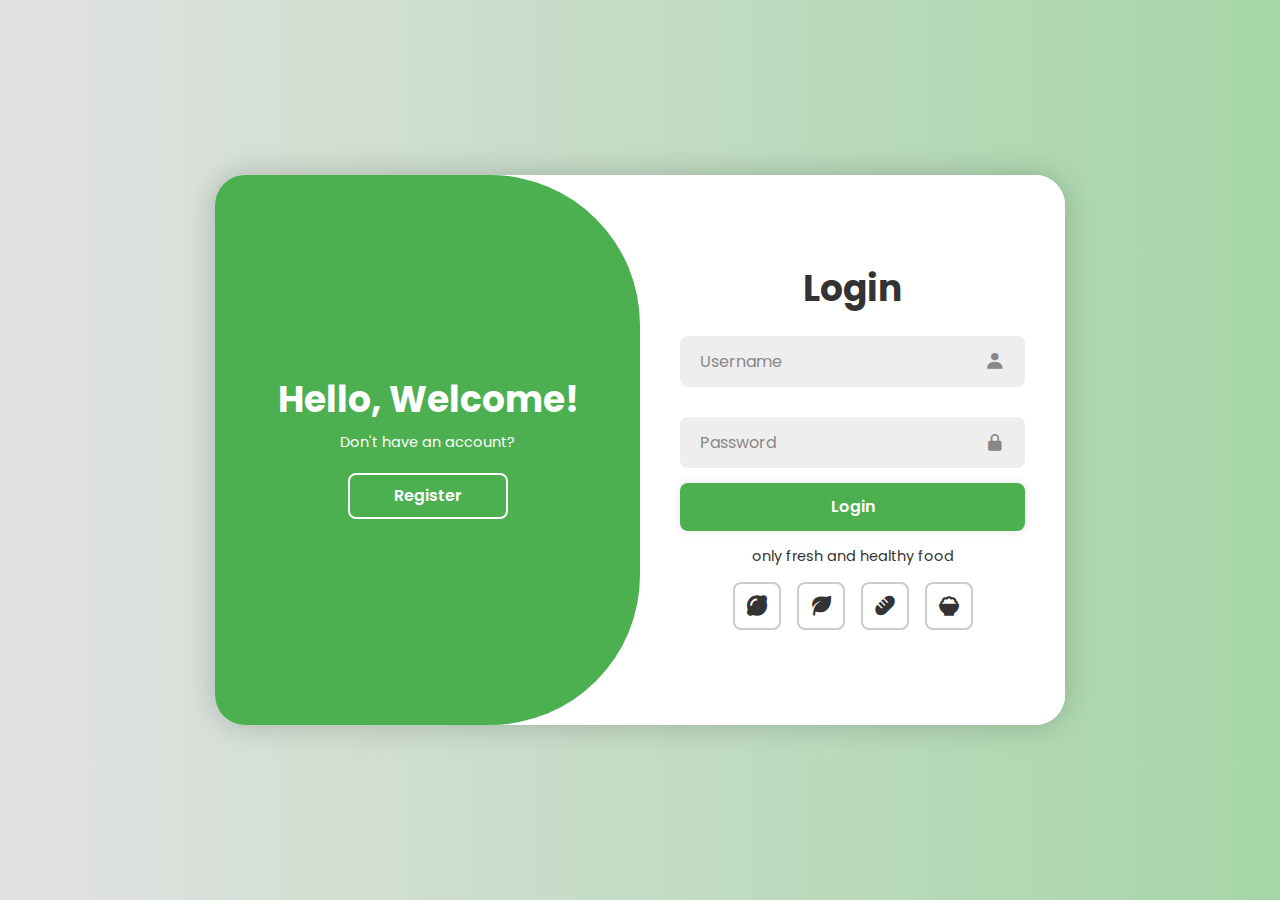
<file: index.html>
<!DOCTYPE html>
<html lang="en">
  <head>
    <meta charset="UTF-8" />
    <meta http-equiv="X-UA-Compatible" content="IE=edge" />
    <meta name="viewport" content="width=device-width, initial-scale=1.0" />
    <link rel="icon" href="Sources/logo-rounded.png" />
    <link
      rel="stylesheet"
      href="https://unpkg.com/boxicons@2.1.4/css/boxicons.min.css"
    />
    <link rel="stylesheet" href="style.css" />
    <title>Ensure the Freshness and Health | Fresh Market</title>
  </head>

  <body>
    <div class="container">
      <div class="form-box login">
        <form>
          <h1>Login</h1>
          <div class="input-box">
            <input type="text" name="username" placeholder="Username" />
            <i class="bx bxs-user"></i>
          </div>
          <div class="input-box">
            <input type="password" name="password" placeholder="Password" />
            <i class="bx bxs-lock-alt"></i>
          </div>
          <div class="alert-display">
            <h6><?= $login_alert ?></h6>
          </div>
          <button type="button" class="btn" name="login" id="next">
            Login
          </button>
          <p>only fresh and healthy food</p>
          <div class="fresh-icons">
            <div class="icon"><i class="bx bxs-lemon"></i></div>
            <div class="icon"><i class="bx bxs-leaf"></i></div>
            <div class="icon"><i class="bx bxs-baguette"></i></div>
            <div class="icon"><i class="bx bxs-bowl-rice"></i></div>
          </div>
        </form>
      </div>

      <div class="form-box register">
        <form>
          <h1>Register</h1>
          <div class="input-box">
            <input type="text" name="name" placeholder="Full Name" />
            <i class="bx bxs-edit-alt"></i>
          </div>
          <div class="input-box">
            <input type="text" name="username" placeholder="Username" />
            <i class="bx bxs-user"></i>
          </div>
          <div class="input-box">
            <input type="password" name="password" placeholder="Password" />
            <i class="bx bxs-lock-alt"></i>
          </div>
          <div class="alert-display register-alert">
            <h6><?= $regist_alert ?></h6>
          </div>
          <button type="button" class="btn" name="register" id="next">
            Register
          </button>
          <p>only fresh and healthy food</p>
          <div class="fresh-icons">
            <div class="icon"><i class="bx bxs-lemon"></i></div>
            <div class="icon"><i class="bx bxs-leaf"></i></div>
            <div class="icon"><i class="bx bxs-baguette"></i></div>
            <div class="icon"><i class="bx bxs-bowl-rice"></i></div>
          </div>
        </form>
      </div>

      <div class="toggle-box">
        <div class="toggle-panel toggle-left">
          <h1>Hello, Welcome!</h1>
          <p>Don't have an account?</p>
          <button class="btn register-btn">Register</button>
        </div>
        <div class="toggle-panel toggle-right">
          <h1>Welcome Back!</h1>
          <p>Already have an account?</p>
          <button class="btn login-btn">Login</button>
        </div>
      </div>
    </div>
    <script src="script.js"></script>
  </body>
</html>
</file>
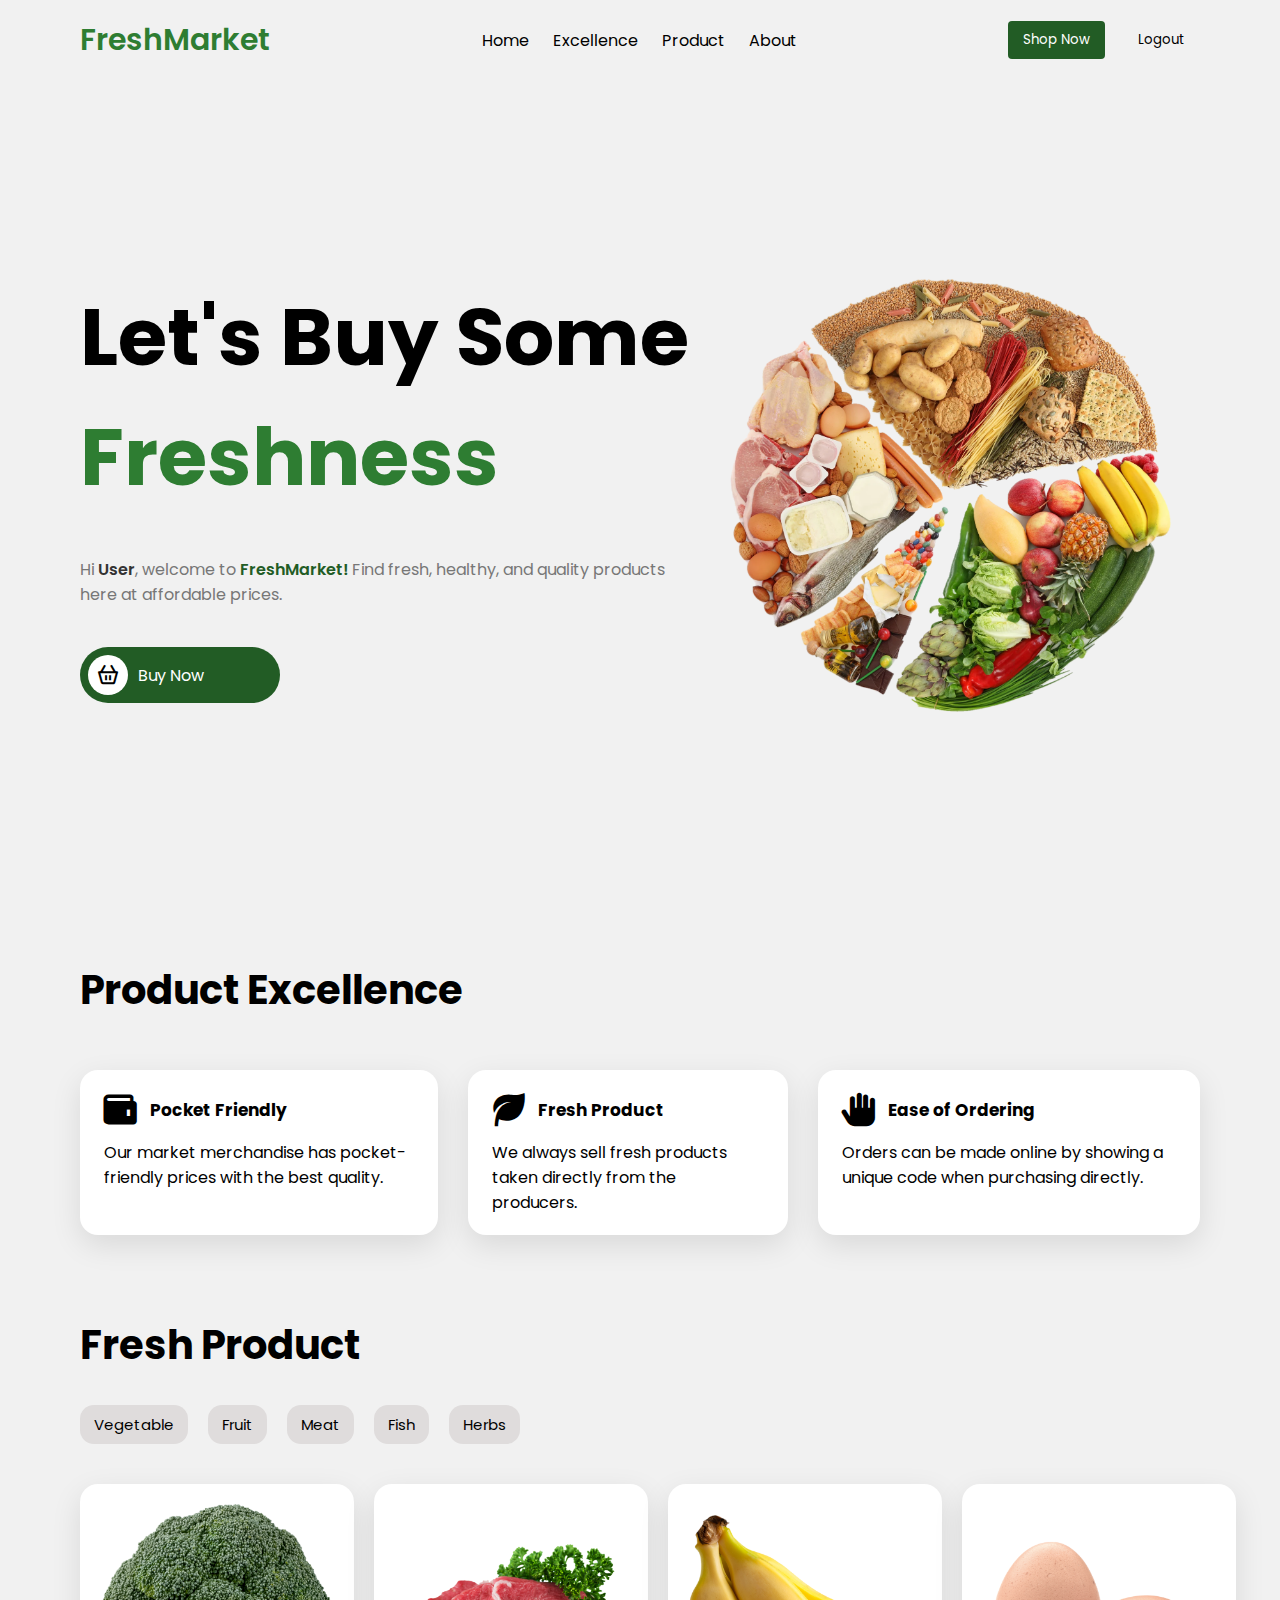
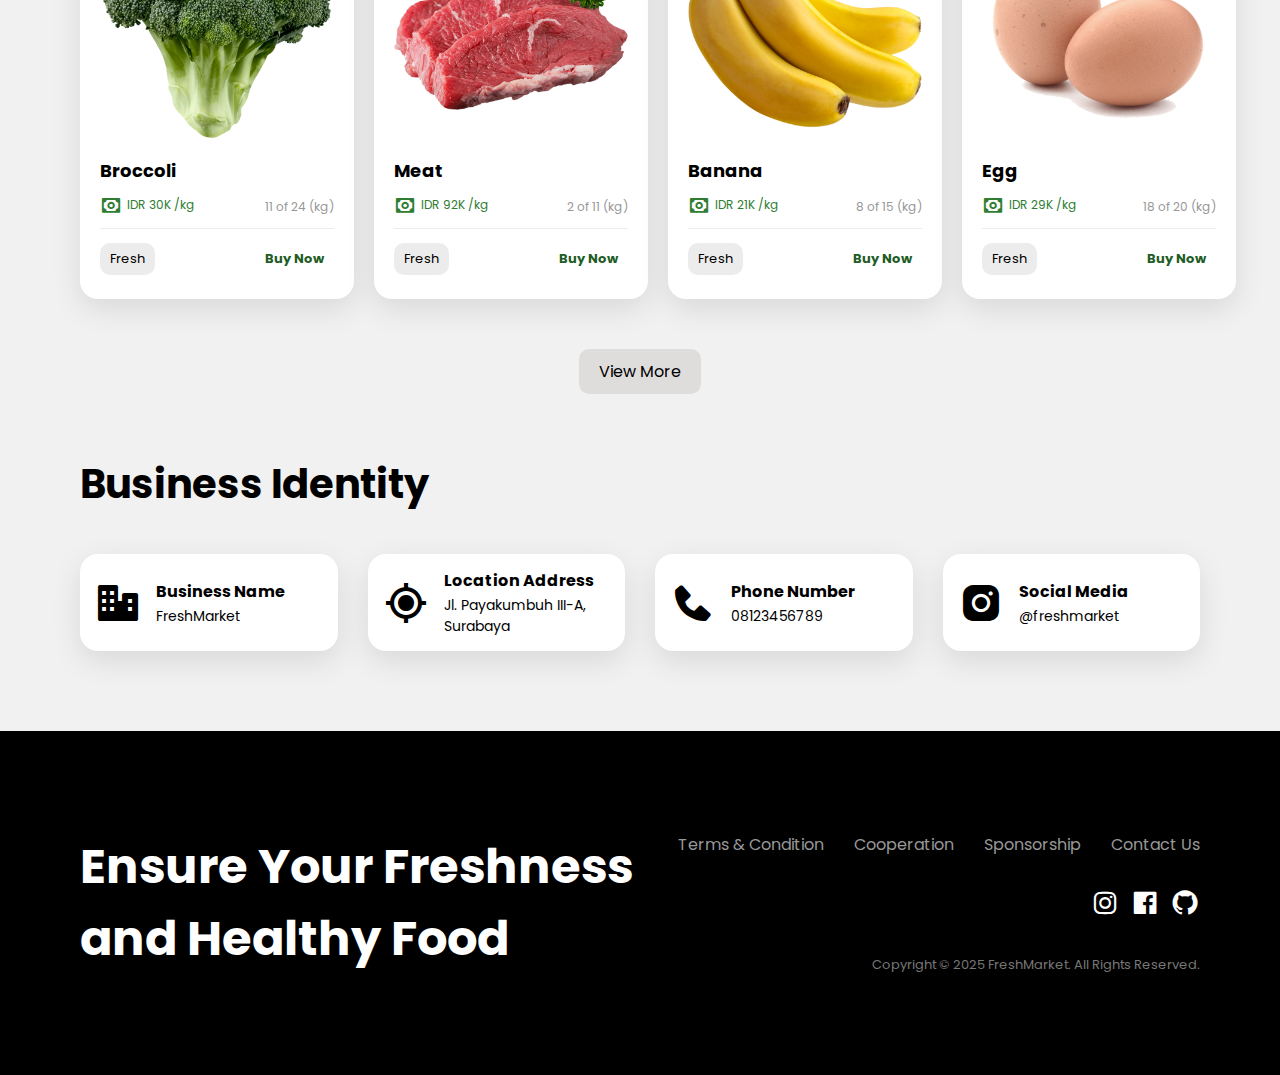
<file: Dashboard/dashboard.html>
<!DOCTYPE html>
<html lang="en">
  <head>
    <meta charset="UTF-8" />
    <meta http-equiv="X-UA-Compatible" content="IE=edge" />
    <meta name="viewport" content="width=device-width, initial-scale=1.0" />
    <link rel="icon" href="../Sources/logo-rounded.png" />
    <link
      rel="stylesheet"
      href="https://unpkg.com/boxicons@2.1.4/css/boxicons.min.css"
    />
    <link rel="stylesheet" href="style.css" />
    <title>Ensure the Freshness and Health | Fresh Market</title>
  </head>

  <body>
    <nav>
      <button type="button" class="toggle">
        <svg
          xmlns="http://www.w3.org/2000/svg"
          fill="none"
          viewBox="0 0 24 24"
          stroke-width="1.5"
          stroke="currentColor"
          class="menu-icon size-6"
        >
          <path
            stroke-linecap="round"
            stroke-linejoin="round"
            d="M3.75 6.75h16.5M3.75 12h16.5m-16.5 5.25h16.5"
          />
        </svg>
      </button>
      <a href="#" class="logo"> FreshMarket </a>
      <div class="links">
        <a href="#">Home</a>
        <a id="link1" href="#">Excellence</a>
        <a id="link2" href="#">Product</a>
        <a id="link3" href="#">About</a>
      </div>
      <form class="nav-btn">
        <button class="shop" type="button" id="shop">Shop Now</button>
        <button class="logout" type="button" name="logout">Logout</button>
      </form>
    </nav>

    <header>
      <div class="left">
        <h1>Let's Buy Some <span>Freshness</span></h1>
        <p>
          Hi <span class="nameusr">User</span>, welcome to
          <span class="brandname">FreshMarket!</span> Find fresh, healthy, and
          quality products here at affordable prices.
        </p>
        <a href="#">
          <i class="bx bx-basket"></i>
          <span>Buy Now</span>
        </a>
      </div>
      <img src="../Sources/header-product.png" />
    </header>

    <h2 class="separator">Product Excellence</h2>

    <div class="excellence-box">
      <div class="box-item">
        <div class="header">
          <i class="bx bxs-wallet"></i>
          <h5>Pocket Friendly</h5>
        </div>
        <p>
          Our market merchandise has pocket-friendly prices with the best
          quality.
        </p>
      </div>
      <div class="box-item">
        <div class="header">
          <i class="bx bxs-leaf"></i>
          <h5>Fresh Product</h5>
        </div>
        <p>We always sell fresh products taken directly from the producers.</p>
      </div>
      <div class="box-item">
        <div class="header">
          <i class="bx bxs-hand"></i>
          <h5>Ease of Ordering</h5>
        </div>
        <p>
          Orders can be made online by showing a unique code when purchasing
          directly.
        </p>
      </div>
    </div>

    <h2 class="separator">Fresh Product</h2>

    <div class="box-product">
      <div class="category-product">
        <a href="#">Vegetable</a>
        <a href="#">Fruit</a>
        <a href="#">Meat</a>
        <a href="#">Fish</a>
        <a href="#">Herbs</a>
      </div>
      <div class="product-review">
        <div class="product-item">
          <img src="../Sources/product-image-broccoli.png" />
          <div class="product-desc">
            <div>
              <h5>Broccoli</h5>
              <div class="product-price">
                <i class="bx bx-money"></i>
                <p>IDR 30K /kg</p>
              </div>
            </div>
            <p>11 of 24 (kg)</p>
          </div>
          <div class="product-condition">
            <p>Fresh</p>
            <a href="#">Buy Now</a>
          </div>
        </div>
        <div class="product-item">
          <img src="../Sources/product-image-meat.png" />
          <div class="product-desc">
            <div>
              <h5>Meat</h5>
              <div class="product-price">
                <i class="bx bx-money"></i>
                <p>IDR 92K /kg</p>
              </div>
            </div>
            <p>2 of 11 (kg)</p>
          </div>
          <div class="product-condition">
            <p>Fresh</p>
            <a href="#">Buy Now</a>
          </div>
        </div>
        <div class="product-item">
          <img src="../Sources/product-image-banana.png" />
          <div class="product-desc">
            <div>
              <h5>Banana</h5>
              <div class="product-price">
                <i class="bx bx-money"></i>
                <p>IDR 21K /kg</p>
              </div>
            </div>
            <p>8 of 15 (kg)</p>
          </div>
          <div class="product-condition">
            <p>Fresh</p>
            <a href="#">Buy Now</a>
          </div>
        </div>
        <div class="product-item">
          <img src="../Sources/product-image-egg.png" />
          <div class="product-desc">
            <div>
              <h5>Egg</h5>
              <div class="product-price">
                <i class="bx bx-money"></i>
                <p>IDR 29K /kg</p>
              </div>
            </div>
            <p>18 of 20 (kg)</p>
          </div>
          <div class="product-condition">
            <p>Fresh</p>
            <a href="#">Buy Now</a>
          </div>
        </div>
      </div>
    </div>

    <div class="view-more">
      <button type="button" id="shop">View More</button>
    </div>

    <h2 class="separator">Business Identity</h2>

    <div class="identity">
      <div class="identity-item">
        <i class="bx bxs-business"></i>
        <div class="identity-info">
          <h4>Business Name</h4>
          <p>FreshMarket</p>
        </div>
      </div>
      <div class="identity-item">
        <i class="bx bx-current-location"></i>
        <div class="identity-info">
          <h4>Location Address</h4>
          <p>Jl. Payakumbuh III-A, Surabaya</p>
        </div>
      </div>
      <div class="identity-item">
        <i class="bx bxs-phone"></i>
        <div class="identity-info">
          <h4>Phone Number</h4>
          <p>08123456789</p>
        </div>
      </div>
      <div class="identity-item">
        <i class="bx bxl-instagram-alt"></i>
        <div class="identity-info">
          <h4>Social Media</h4>
          <p>@freshmarket</p>
        </div>
      </div>
    </div>

    <footer class="about">
      <h3>Ensure Your Freshness and Healthy Food</h3>
      <div class="right">
        <div class="links">
          <a href="#">Terms & Condition</a>
          <a href="#">Cooperation</a>
          <a href="#">Sponsorship</a>
          <a href="#">Contact Us</a>
        </div>
        <div class="social">
          <a href="#">
            <i class="bx bxl-instagram"></i>
          </a>
          <a href="#">
            <i class="bx bxl-facebook-square"></i>
          </a>
          <a href="#">
            <i class="bx bxl-github"></i>
          </a>
        </div>
        <p>Copyright © 2025 FreshMarket. All Rights Reserved.</p>
      </div>
    </footer>
    <script src="script.js"></script>
  </body>
</html>
</file>
<file: style.css>
@import url("https://fonts.googleapis.com/css2?family=Poppins:ital,wght@0,100;0,200;0,300;0,400;0,500;0,600;0,700;0,800;0,900;1,100;1,200;1,300;1,400;1,500;1,600;1,700;1,800;1,900&display=swap");

* {
  margin: 0;
  padding: 0;
  box-sizing: border-box;
  font-family: "Poppins", sans-serif;
}

body {
  display: flex;
  justify-content: center;
  align-items: center;
  min-height: 100vh;
  background: linear-gradient(to right, #e2e2e2, #a5d6a7);
}

.container {
  position: relative;
  width: 850px;
  height: 550px;
  margin: 20px;
  background-color: #fff;
  border-radius: 30px;
  box-shadow: 0 0 30px rgba(0, 0, 0, 0.2);
  overflow: hidden;
}

.form-box {
  position: absolute;
  right: 0;
  width: 50%;
  height: 100%;
  background-color: #fff;
  display: flex;
  align-items: center;
  color: #333;
  text-align: center;
  padding: 40px;
  z-index: 1;
  transition: all 0.6s ease-in-out 1.2s, visibility 0s 1s;
}

.container.active .form-box {
  right: 50%;
}

.form-box.register {
  visibility: hidden;
}

.container.active .form-box.register {
  visibility: visible;
}

form {
  width: 100%;
}

.container h1 {
  font-size: 36px;
  margin: -10px 0;
}

.input-box {
  position: relative;
  margin: 30px 0;
}

.input-box input {
  width: 100%;
  padding: 13px 50px 13px 20px;
  background-color: #eee;
  border-radius: 8px;
  border: none;
  outline: none;
  font-size: 16px;
  color: #333;
  font-weight: 500;
}

.input-box input::placeholder {
  color: #888;
  font-weight: 400;
}

.input-box i {
  position: absolute;
  right: 20px;
  top: 50%;
  transform: translateY(-50%);
  font-size: 20px;
  color: #888;
}

.alert-display {
  margin: -15px 0 15px;
}

.alert-display h6 {
  font-size: 14.5px;
  color: #333;
  font-weight: 400;
}

.btn {
  width: 100%;
  height: 48px;
  background-color: #4caf50;
  border-radius: 8px;
  box-shadow: 0 0 10px rgba(0, 0, 0, 0.1);
  border: none;
  cursor: pointer;
  font-size: 16px;
  color: #fff;
  font-weight: 600;
}

.container p {
  font-size: 14.5px;
  margin: 15px 0;
}

.fresh-icons {
  display: flex;
  justify-content: center;
}

.fresh-icons .icon {
  display: inline-flex;
  padding: 10px;
  border: 2px solid #ccc;
  border-radius: 8px;
  font-size: 24px;
  color: #333;
  text-decoration: none;
  margin: 0 8px;
}

.toggle-box {
  position: absolute;
  width: 100%;
  height: 100%;
}

.toggle-box::before {
  content: "";
  position: absolute;
  left: -250%;
  width: 300%;
  height: 100%;
  background-color: #4caf50;
  z-index: 2;
  border-radius: 150px;
  transition: all 1.8s ease-in-out;
}

.container.active .toggle-box::before {
  left: 50%;
}

.toggle-panel {
  position: absolute;
  width: 50%;
  height: 100%;
  color: #fff;
  display: flex;
  flex-direction: column;
  justify-content: center;
  align-items: center;
  z-index: 2;
  transition: all 0.6s ease-in-out;
}

.toggle-panel.toggle-left {
  left: 0;
  transition-delay: 1.2s;
}

.container.active .toggle-panel.toggle-left {
  left: -50%;
  transition-delay: 0.6s;
}

.toggle-panel.toggle-right {
  right: -50%;
  transition-delay: 0.6s;
}

.container.active .toggle-panel.toggle-right {
  right: 0;
  transition-delay: 1.2s;
}

.toggle-panel p {
  margin-bottom: 20px;
}

.toggle-panel .btn {
  width: 160px;
  height: 46px;
  background-color: transparent;
  border: 2px solid #fff;
  box-shadow: none;
}

@media screen and (max-width: 650px) {
  .container {
    height: calc(100vh - 40px);
  }

  .form-box {
    bottom: 0;
    width: 100%;
    height: 70%;
  }

  .container.active .form-box {
    right: 0;
    bottom: 30%;
  }

  .toggle-box::before {
    width: 100%;
    height: 300%;
    left: 0;
    top: -270%;
    border-radius: 20vw;
  }

  .container.active .toggle-box::before {
    top: 70%;
    left: 0;
  }

  .toggle-panel {
    width: 100%;
    height: 30%;
  }

  .toggle-panel.toggle-left {
    top: 0;
  }

  .container.active .toggle-panel.toggle-left {
    left: 0;
    top: -30%;
  }

  .toggle-panel.toggle-right {
    right: 0;
    bottom: -30%;
  }

  .container.active .toggle-panel.toggle-right {
    bottom: 0;
  }
}

@media screen and (max-width: 400px) {
  .form-box {
    padding: 20px;
  }

  .toggle-panel h1 {
    font-size: 30px;
  }
}
</file>
<file: Dashboard/style.css>
@import url("https://fonts.googleapis.com/css2?family=Poppins:ital,wght@0,100;0,200;0,300;0,400;0,500;0,600;0,700;0,800;0,900;1,100;1,200;1,300;1,400;1,500;1,600;1,700;1,800;1,900&display=swap");

* {
  margin: 0;
  padding: 0;
  box-sizing: border-box;
  font-family: "Poppins", sans-serif;
}

a {
  text-decoration: none;
  color: #000;
}

img {
  object-fit: cover;
}

body {
  background-color: #f1f1f1;
}

nav {
  padding: 0 80px;
  display: flex;
  align-items: center;
  justify-content: space-between;
  height: 80px;
}

nav .toggle {
  display: none;
}

nav a.logo {
  font-size: 30px;
  color: #2e7d32;
  font-weight: 600;
}

nav .links a:not(:last-child) {
  margin-right: 20px;
}

nav .nav-btn button {
  padding: 8px 14px;
  border: 1px solid transparent;
  cursor: pointer;
  background-color: transparent;
  transition: all 0.2s ease;
}

nav .nav-btn button.shop {
  background-color: #225c25;
  color: #fff;
  border-radius: 4px;
  margin-right: 14px;
}

nav .nav-btn button.shop:hover {
  background-color: #4caf50;
}

nav .nav-btn button.logout:hover {
  border: 1px solid #000;
  border-radius: 4px;
}

header {
  padding: 0 80px;
  height: calc(100vh - 80px);
  display: flex;
  align-items: center;
  justify-content: space-between;
}

header .left {
  width: 700px;
}

header .left h1 {
  font-size: 80px;
}

header .left h1 span {
  color: #2e7d32;
}

header .left p {
  margin: 40px 0;
  color: #777;
}

header .left p span {
  font-weight: 600;
}

header .left p span.nameusr {
  color: #333;
}

header .left p span.brandname {
  color: #225c25;
}

header .left a {
  display: flex;
  align-items: center;
  background-color: #225c25;
  width: 200px;
  padding: 8px;
  border-radius: 60px;
  transition: all 0.2s ease;
}

header .left a:hover {
  background-color: #4caf50;
}

header .left a i {
  background-color: #fff;
  font-size: 24px;
  border-radius: 50%;
  padding: 8px;
}

header .left a span {
  color: #fff;
  margin-left: 10px;
}

header img {
  width: 500px;
}

h2.separator {
  padding: 0 80px;
  font-size: 40px;
  margin-top: 60px;
}

.excellence-box {
  padding: 0 80px;
  margin: 50px 0 80px;
  display: flex;
  justify-content: space-between;
  gap: 30px;
}

.excellence-box .box-item,
.box-product .product-review .product-item {
  padding: 20px;
  background-color: #fff;
  border-radius: 18px;
  box-shadow: 0 10px 30px rgba(0, 0, 0, 0.1);
  transition: all 0.3s ease;
}

.excellence-box .box-item:hover,
.box-product .product-review .product-item:hover,
.identity .identity-item:hover {
  box-shadow: none;
}

.excellence-box .box-item .header {
  display: flex;
  align-items: center;
  gap: 10px;
}

.excellence-box .box-item .header i {
  font-size: 40px;
}

.excellence-box .box-item .header h5 {
  font-size: 17px;
}

.excellence-box .box-item p {
  margin-top: 10px;
  padding: 0 4px;
}

.box-product {
  padding: 0 80px;
  margin-top: 30px;
}

.box-product .category-product {
  display: flex;
  gap: 20px;
}

.box-product .category-product a {
  background-color: #dfdcdc;
  padding: 8px 14px;
  font-size: 15px;
  border-radius: 14px;
  transition: all 0.3s ease;
}

.box-product .category-product a:hover {
  color: #fff;
  background-color: #225c25;
}

.box-product .product-review {
  padding: 40px 0;
  display: flex;
  justify-content: space-between;
  gap: 20px;
}

.box-product .product-review .product-item img {
  width: 234px;
  height: 234px;
  border-radius: 18px;
}

.box-product .product-review .product-item .product-desc {
  display: flex;
  align-items: flex-end;
  justify-content: space-between;
  padding: 12px 0;
  border-bottom: 1px solid #edecec;
}

.box-product .product-review .product-item .product-desc h5 {
  font-size: 18px;
}

.box-product .product-review .product-item .product-desc .product-price {
  margin-top: 10px;
  display: flex;
  align-items: center;
  gap: 5px;
}

.box-product .product-review .product-item .product-desc .product-price i {
  font-size: 22px;
  color: #2e7d32;
}

.box-product .product-review .product-item .product-desc .product-price p {
  font-size: 12px;
  color: #2e7d32;
}

.box-product .product-review .product-item .product-desc > p {
  font-size: 12px;
  color: #989898;
}

.box-product .product-review .product-item .product-condition {
  padding: 14px 0 4px;
  display: flex;
  align-items: center;
  justify-content: space-between;
}

.box-product .product-review .product-item .product-condition p,
.box-product .product-review .product-item .product-condition a {
  background-color: #edecec;
  padding: 6px 10px;
  font-size: 13px;
  border-radius: 10px;
}

.box-product .product-review .product-item .product-condition a {
  color: #225c25;
  background-color: transparent;
  font-weight: bold;
  transition: all 0.3s ease;
}

.box-product .product-review .product-item .product-condition a:hover {
  color: #fff;
  background-color: #225c25;
}

.view-more {
  margin: 10px 0 40px;
  display: flex;
  justify-content: center;
}

.view-more button {
  padding: 10px 20px;
  font-size: 16px;
  border: none;
  background-color: #dfdcdc;
  border-radius: 10px;
  cursor: pointer;
  transition: all 0.3s ease;
}

.view-more button:hover {
  color: #fff;
  background-color: #225c25;
}

.identity {
  padding: 0 80px;
  margin: 40px 0 80px;
  display: flex;
  gap: 30px;
}

.identity .identity-item {
  background-color: #fff;
  display: flex;
  align-items: center;
  width: 25%;
  gap: 14px;
  padding: 14px;
  border-radius: 18px;
  box-shadow: 0 10px 30px rgba(0, 0, 0, 0.1);
  transition: all 0.3s ease;
}

.identity .identity-item i {
  font-size: 48px;
}

.identity .identity-item .identity-info p {
  font-size: 14px;
  margin-top: 2px;
}

footer {
  background-color: #000;
  color: #fff;
  padding: 100px 80px;
  display: flex;
  align-items: center;
  justify-content: space-between;
}

footer h3 {
  font-size: 48px;
}

footer .right {
  width: 80%;
  display: flex;
  flex-direction: column;
  align-items: flex-end;
  gap: 26px;
}

footer .right .links {
  display: flex;
  gap: 30px;
}

footer .right .links a {
  color: #989898;
  transition: color 0.3s ease;
}

footer .right .links a:hover {
  color: #fff;
}

footer .right .social {
  display: flex;
  align-items: center;
  gap: 10px;
}

footer .right .social a {
  font-size: 30px;
  color: #fff;
  transition: color 0.3s ease;
}

footer .right .social a:hover {
  color: #4caf50;
}

footer .right p {
  font-size: 13px;
  color: #777;
}

@media screen and (max-width: 1200px) {
  nav,
  header,
  h2.separator,
  .excellence-box,
  .box-product,
  .identity {
    padding: 0 40px;
  }

  header .left h1 {
    font-size: 48px;
  }

  header img {
    width: 440px;
  }

  h2.separator {
    font-size: 34px;
  }

  .excellence-box .box-item .header i {
    font-size: 36px;
  }

  .excellence-box .box-item .header h5 {
    font-size: 15px;
  }

  .excellence-box .box-item p {
    font-size: 13px;
  }

  .box-product .product-review {
    flex-wrap: wrap;
    row-gap: 30px;
  }

  .box-product .product-review .product-item {
    width: 48%;
  }

  .box-product .product-review .product-item img {
    width: 100%;
    height: auto;
  }

  .identity {
    flex-wrap: wrap;
  }

  .identity .identity-item {
    width: 48%;
  }

  footer {
    padding: 100px 40px;
  }

  footer .links a {
    font-size: 15px;
  }

  footer h3 {
    font-size: 38px;
  }
}

@media screen and (max-width: 992px) {
  nav a.logo {
    font-size: 28px;
  }

  nav .links a {
    font-size: 14px;
  }

  header {
    flex-direction: column-reverse;
    height: auto;
    margin-bottom: 60px;
  }

  header .left {
    width: 100%;
  }

  header img {
    width: 100%;
  }

  .excellence-box {
    flex-wrap: wrap;
    gap: 20px;
  }

  .excellence-box .box-item {
    width: 48%;
  }

  .identity {
    gap: 20px;
  }

  footer {
    flex-direction: column;
    padding: 60px 40px;
  }

  footer h3 {
    margin-bottom: 40px;
    font-size: 32px;
  }

  footer .right {
    width: 100%;
    align-items: center;
  }
}

@media screen and (max-width: 768px) {
  nav,
  header,
  h2.separator,
  .excellence-box,
  .box-product,
  .identity {
    padding: 0 20px;
  }

  nav a.logo {
    display: none;
  }

  nav .links a {
    font-size: 12px;
  }

  nav .nav-btn button {
    font-size: 12px;
    padding: 6px 10px;
  }

  header .left h1 {
    font-size: 36px;
  }

  header .left p {
    font-size: 14px;
  }

  header .left a {
    padding: 6px;
    width: 160px;
    font-size: 14px;
  }

  header .left a i {
    padding: 6px;
  }

  h2.separator {
    font-size: 30px;
  }

  footer {
    padding: 40px 20px;
  }
}

@media screen and (max-width: 576px) {
  header .left h1 {
    font-size: 30px;
  }

  .excellence-box .box-item {
    width: 100%;
  }

  .box-product .product-review .product-item,
  .identity .identity-item {
    width: 47%;
  }

  .box-product .category-product a {
    font-size: 13px;
  }
}

@media screen and (max-width: 412px) {
  nav .links {
    display: none;
  }

  nav .links.active {
    position: absolute;
    top: 80px;
    left: 0;
    display: flex;
    gap: 16px;
    justify-content: center;
    padding: 10px 20px;
    background-color: #225c25;
    width: 100%;
    transition: all 0.6s ease;
  }

  nav .links.active a {
    font-size: 12px;
    color: #fff;
  }

  nav .toggle {
    cursor: pointer;
    display: flex;
    border: none;
    outline: none;
    background-color: transparent;
  }

  nav .toggle .menu-icon {
    width: 30px;
  }

  header .left p {
    margin: 30px 0 40px 0;
  }

  .box-product .category-product {
    flex-wrap: wrap;
  }

  .box-product .product-review .product-item {
    width: 100%;
  }

  .identity .identity-item {
    width: 100%;
  }

  footer h3 {
    font-size: 26px;
    text-align: center;
  }

  footer .right .links {
    flex-direction: column;
    align-items: center;
  }

  footer .right p {
    font-size: 11px;
  }
}
</file>
